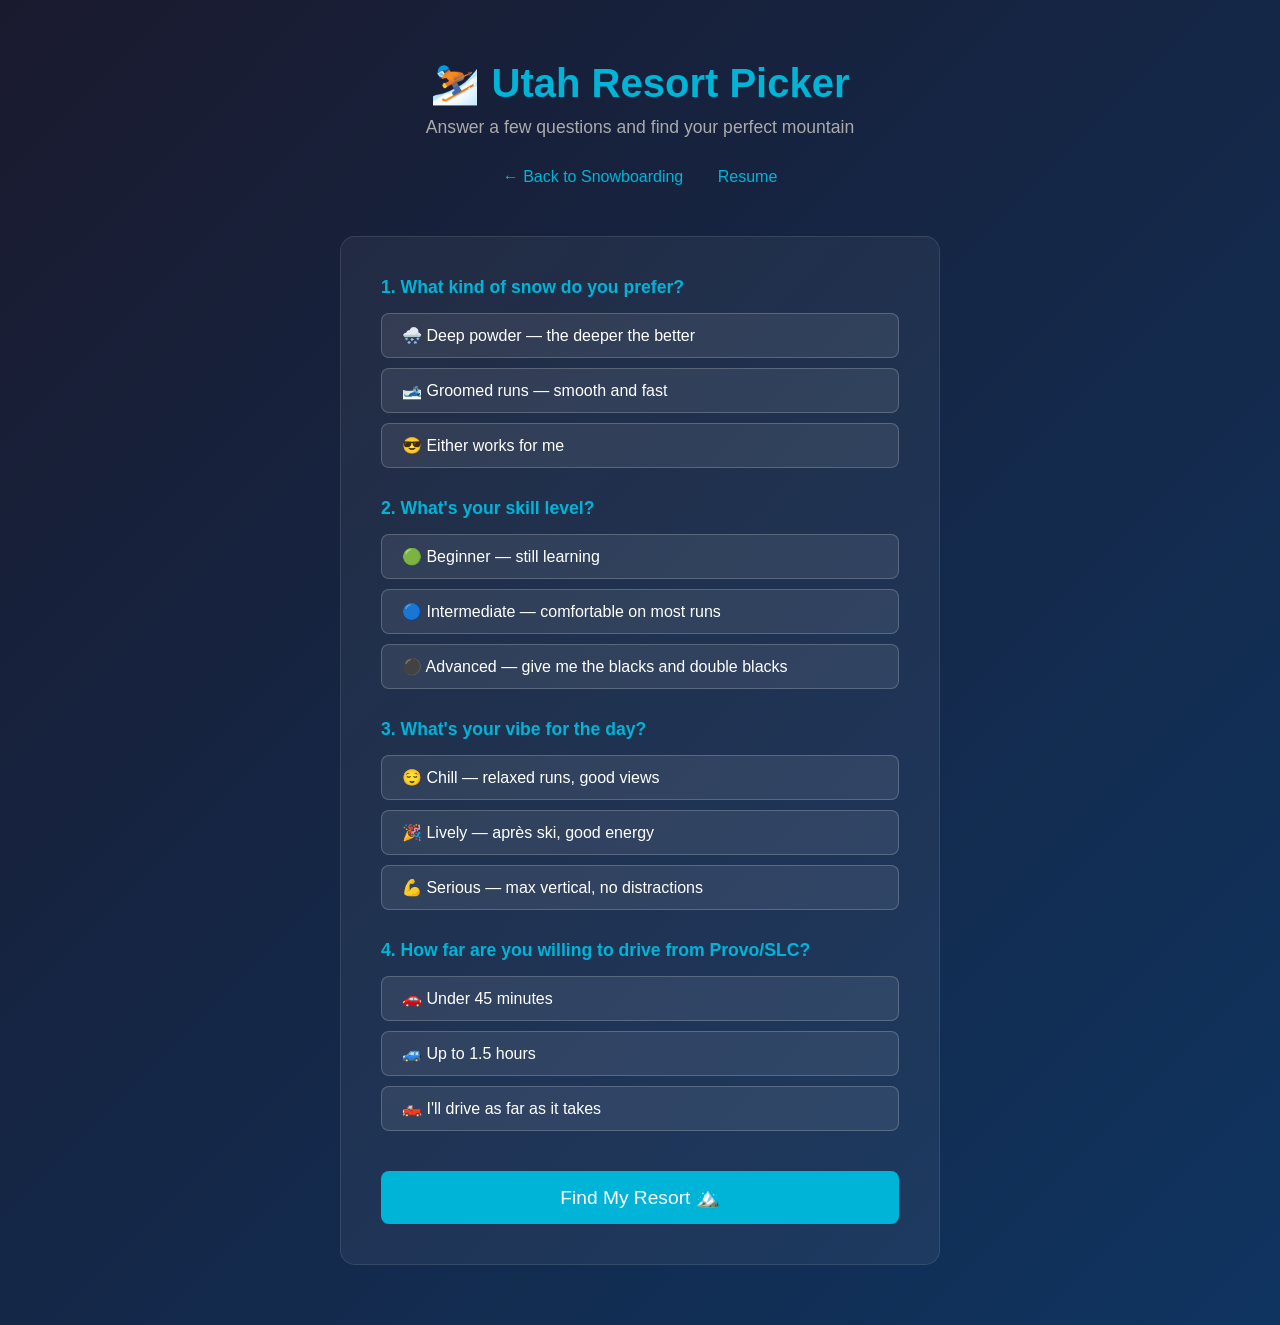
<file: scratch-page/snowapp.html>
<!DOCTYPE html>
<html lang="en">
<head>
    <meta charset="UTF-8">
    <meta name="viewport" content="width=device-width, initial-scale=1.0">
    <title>Utah Snow Resort Picker</title>
    <style>
        * { box-sizing: border-box; margin: 0; padding: 0; }
        
        body {
            font-family: 'Arial', sans-serif;
            background: linear-gradient(135deg, #1a1a2e, #0f3460);
            min-height: 100vh;
            color: white;
            padding: 20px;
        }

        header {
            text-align: center;
            padding: 40px 20px 20px;
        }

        header h1 {
            font-size: 2.5em;
            color: #00b4d8;
            margin-bottom: 10px;
        }

        header p {
            color: #aaaaaa;
            font-size: 1.1em;
        }

        .quiz-container {
            max-width: 600px;
            margin: 40px auto;
            background: rgba(255,255,255,0.05);
            border-radius: 15px;
            padding: 40px;
            border: 1px solid rgba(255,255,255,0.1);
        }

        .question {
            margin-bottom: 30px;
        }

        .question h3 {
            color: #00b4d8;
            margin-bottom: 15px;
            font-size: 1.1em;
        }

        .options {
            display: flex;
            flex-direction: column;
            gap: 10px;
        }

        .option-btn {
            background: rgba(255,255,255,0.08);
            border: 1px solid rgba(255,255,255,0.2);
            color: white;
            padding: 12px 20px;
            border-radius: 8px;
            cursor: pointer;
            text-align: left;
            font-size: 1em;
            transition: all 0.2s;
        }

        .option-btn:hover {
            background: rgba(0,180,216,0.3);
            border-color: #00b4d8;
        }

        .option-btn.selected {
            background: rgba(0,180,216,0.4);
            border-color: #00b4d8;
        }

        .submit-btn {
            width: 100%;
            padding: 15px;
            background: #00b4d8;
            color: white;
            border: none;
            border-radius: 8px;
            font-size: 1.2em;
            cursor: pointer;
            margin-top: 10px;
            transition: background 0.2s;
        }

        .submit-btn:hover { background: #0096b7; }

        .result {
            display: none;
            max-width: 600px;
            margin: 20px auto;
            background: rgba(255,255,255,0.05);
            border-radius: 15px;
            padding: 40px;
            border: 1px solid #00b4d8;
            text-align: center;
        }

        .result h2 {
            color: #00b4d8;
            font-size: 2em;
            margin-bottom: 10px;
        }

        .result .resort-tag {
            display: inline-block;
            background: #00b4d8;
            color: white;
            padding: 5px 15px;
            border-radius: 20px;
            font-size: 0.9em;
            margin: 5px;
        }

        .result p {
            color: #cccccc;
            line-height: 1.7;
            margin: 15px 0;
        }

        .result .stats {
            display: flex;
            justify-content: center;
            gap: 30px;
            margin: 20px 0;
        }

        .stat {
            text-align: center;
        }

        .stat .number {
            font-size: 2em;
            color: #00b4d8;
            font-weight: bold;
        }

        .stat .label {
            font-size: 0.8em;
            color: #aaaaaa;
        }

        .retry-btn {
            margin-top: 20px;
            padding: 12px 30px;
            background: transparent;
            color: #00b4d8;
            border: 1px solid #00b4d8;
            border-radius: 8px;
            font-size: 1em;
            cursor: pointer;
            transition: all 0.2s;
        }

        .retry-btn:hover {
            background: #00b4d8;
            color: white;
        }

        nav {
            text-align: center;
            padding: 10px;
        }

        nav a {
            color: #00b4d8;
            text-decoration: none;
            margin: 0 15px;
        }
    </style>
</head>
<body>

<header>
    <h1>⛷️ Utah Resort Picker</h1>
    <p>Answer a few questions and find your perfect mountain</p>
</header>

<nav>
    <a href="snowboarding.html">← Back to Snowboarding</a>
    <a href="../index.html">Resume</a>
</nav>

<div class="quiz-container" id="quiz">

    <div class="question">
        <h3>1. What kind of snow do you prefer?</h3>
        <div class="options">
            <button class="option-btn" onclick="select(this, 'snow', 'powder')">🌨️ Deep powder — the deeper the better</button>
            <button class="option-btn" onclick="select(this, 'snow', 'groomed')">🎿 Groomed runs — smooth and fast</button>
            <button class="option-btn" onclick="select(this, 'snow', 'both')">😎 Either works for me</button>
        </div>
    </div>

    <div class="question">
        <h3>2. What's your skill level?</h3>
        <div class="options">
            <button class="option-btn" onclick="select(this, 'skill', 'beginner')">🟢 Beginner — still learning</button>
            <button class="option-btn" onclick="select(this, 'skill', 'intermediate')">🔵 Intermediate — comfortable on most runs</button>
            <button class="option-btn" onclick="select(this, 'skill', 'advanced')">⚫ Advanced — give me the blacks and double blacks</button>
        </div>
    </div>

    <div class="question">
        <h3>3. What's your vibe for the day?</h3>
        <div class="options">
            <button class="option-btn" onclick="select(this, 'vibe', 'chill')">😌 Chill — relaxed runs, good views</button>
            <button class="option-btn" onclick="select(this, 'vibe', 'party')">🎉 Lively — après ski, good energy</button>
            <button class="option-btn" onclick="select(this, 'vibe', 'serious')">💪 Serious — max vertical, no distractions</button>
        </div>
    </div>

    <div class="question">
        <h3>4. How far are you willing to drive from Provo/SLC?</h3>
        <div class="options">
            <button class="option-btn" onclick="select(this, 'distance', 'close')">🚗 Under 45 minutes</button>
            <button class="option-btn" onclick="select(this, 'distance', 'medium')">🚙 Up to 1.5 hours</button>
            <button class="option-btn" onclick="select(this, 'distance', 'far')">🛻 I'll drive as far as it takes</button>
        </div>
    </div>

    <button class="submit-btn" onclick="getResult()">Find My Resort 🏔️</button>
</div>

<div class="result" id="result">
    <h2 id="resort-name"></h2>
    <div id="resort-tags"></div>
    <div class="stats" id="resort-stats"></div>
    <p id="resort-desc"></p>
    <p id="resort-tip"></p>
    <button class="retry-btn" onclick="retry()">Try Again</button>
</div>

<script>
    const answers = {};

    const resorts = {
        brighton: {
            name: "Brighton Resort",
            tags: ["Night Skiing", "Powder", "Beginner Friendly"],
            stats: [
                { number: "1,875", label: "Acres" },
                { number: "1,745ft", label: "Vertical Drop" },
                { number: "66", label: "Trails" }
            ],
            desc: "Brighton is beloved for its deep Utah powder and relaxed vibe. It's one of the few resorts that allows snowboarders on all terrain and has a great community feel.",
            tip: "💡 Pro tip: Hit the Millicent lift first thing for untouched powder stashes."
        },
        snowbird: {
            name: "Snowbird",
            tags: ["Expert Terrain", "Massive Vertical", "Deep Powder"],
            stats: [
                { number: "2,500", label: "Acres" },
                { number: "3,240ft", label: "Vertical Drop" },
                { number: "169", label: "Trails" }
            ],
            desc: "Snowbird is one of the most challenging and rewarding resorts in the country. With over 500 inches of snowfall annually and massive vertical, it's a paradise for advanced riders.",
            tip: "💡 Pro tip: The tram to Hidden Peak gives you access to some of the best untracked lines on the mountain."
        },
        parkcity: {
            name: "Park City Mountain",
            tags: ["Largest in US", "Après Ski", "All Levels"],
            stats: [
                { number: "7,300", label: "Acres" },
                { number: "3,226ft", label: "Vertical Drop" },
                { number: "330", label: "Trails" }
            ],
            desc: "Park City is the largest ski resort in the US with something for everyone. The town has amazing restaurants, nightlife, and a world-class après ski scene.",
            tip: "💡 Pro tip: Stay on the Park City side for groomers, head to Canyons side for powder stashes."
        },
        sundance: {
            name: "Sundance Mountain Resort",
            tags: ["Scenic", "Uncrowded", "Beginner Friendly"],
            stats: [
                { number: "450", label: "Acres" },
                { number: "2,150ft", label: "Vertical Drop" },
                { number: "42", label: "Trails" }
            ],
            desc: "Sundance is Robert Redford's hidden gem. It's never crowded, stunningly beautiful, and perfect for a relaxed day on the mountain without the chaos of bigger resorts.",
            tip: "💡 Pro tip: Go on a weekday for an almost empty mountain experience."
        },
        deervalley: {
            name: "Deer Valley Resort",
            tags: ["Groomed Runs", "Luxury", "Intermediate"],
            stats: [
                { number: "2,026", label: "Acres" },
                { number: "3,000ft", label: "Vertical Drop" },
                { number: "103", label: "Trails" }
            ],
            desc: "Deer Valley is famous for its impeccably groomed runs and luxury experience. The mountain is ski-only (no snowboards) but the grooming and service are unmatched.",
            tip: "💡 Pro tip: The grooming crews work overnight — first chair gets you perfect corduroy every time."
        }
    };

    function select(btn, category, value) {
        const parent = btn.closest('.question');
        parent.querySelectorAll('.option-btn').forEach(b => b.classList.remove('selected'));
        btn.classList.add('selected');
        answers[category] = value;
    }

    function getResult() {
        if (Object.keys(answers).length < 4) {
            alert('Please answer all 4 questions!');
            return;
        }

        let resort = pickResort();
        showResult(resort);
    }

    function pickResort() {
        const { snow, skill, vibe, distance } = answers;

        if (skill === 'advanced' && snow === 'powder') return resorts.snowbird;
        if (skill === 'advanced' && vibe === 'serious') return resorts.snowbird;
        if (vibe === 'party' || distance === 'far') return resorts.parkcity;
        if (snow === 'groomed' && vibe !== 'party') return resorts.deervalley;
        if (skill === 'beginner' && vibe === 'chill') return resorts.sundance;
        if (snow === 'powder' && skill === 'intermediate') return resorts.brighton;
        if (distance === 'close') return resorts.brighton;
        return resorts.parkcity;
    }

    function showResult(resort) {
        document.getElementById('quiz').style.display = 'none';
        const result = document.getElementById('result');
        result.style.display = 'block';

        document.getElementById('resort-name').textContent = resort.name;
        
        document.getElementById('resort-tags').innerHTML = 
            resort.tags.map(t => `<span class="resort-tag">${t}</span>`).join('');

        document.getElementById('resort-stats').innerHTML =
            resort.stats.map(s => `
                <div class="stat">
                    <div class="number">${s.number}</div>
                    <div class="label">${s.label}</div>
                </div>
            `).join('');

        document.getElementById('resort-desc').textContent = resort.desc;
        document.getElementById('resort-tip').textContent = resort.tip;
    }

    function retry() {
        Object.keys(answers).forEach(k => delete answers[k]);
        document.querySelectorAll('.option-btn').forEach(b => b.classList.remove('selected'));
        document.getElementById('quiz').style.display = 'block';
        document.getElementById('result').style.display = 'none';
    }
</script>

</body>
</html>
</file>
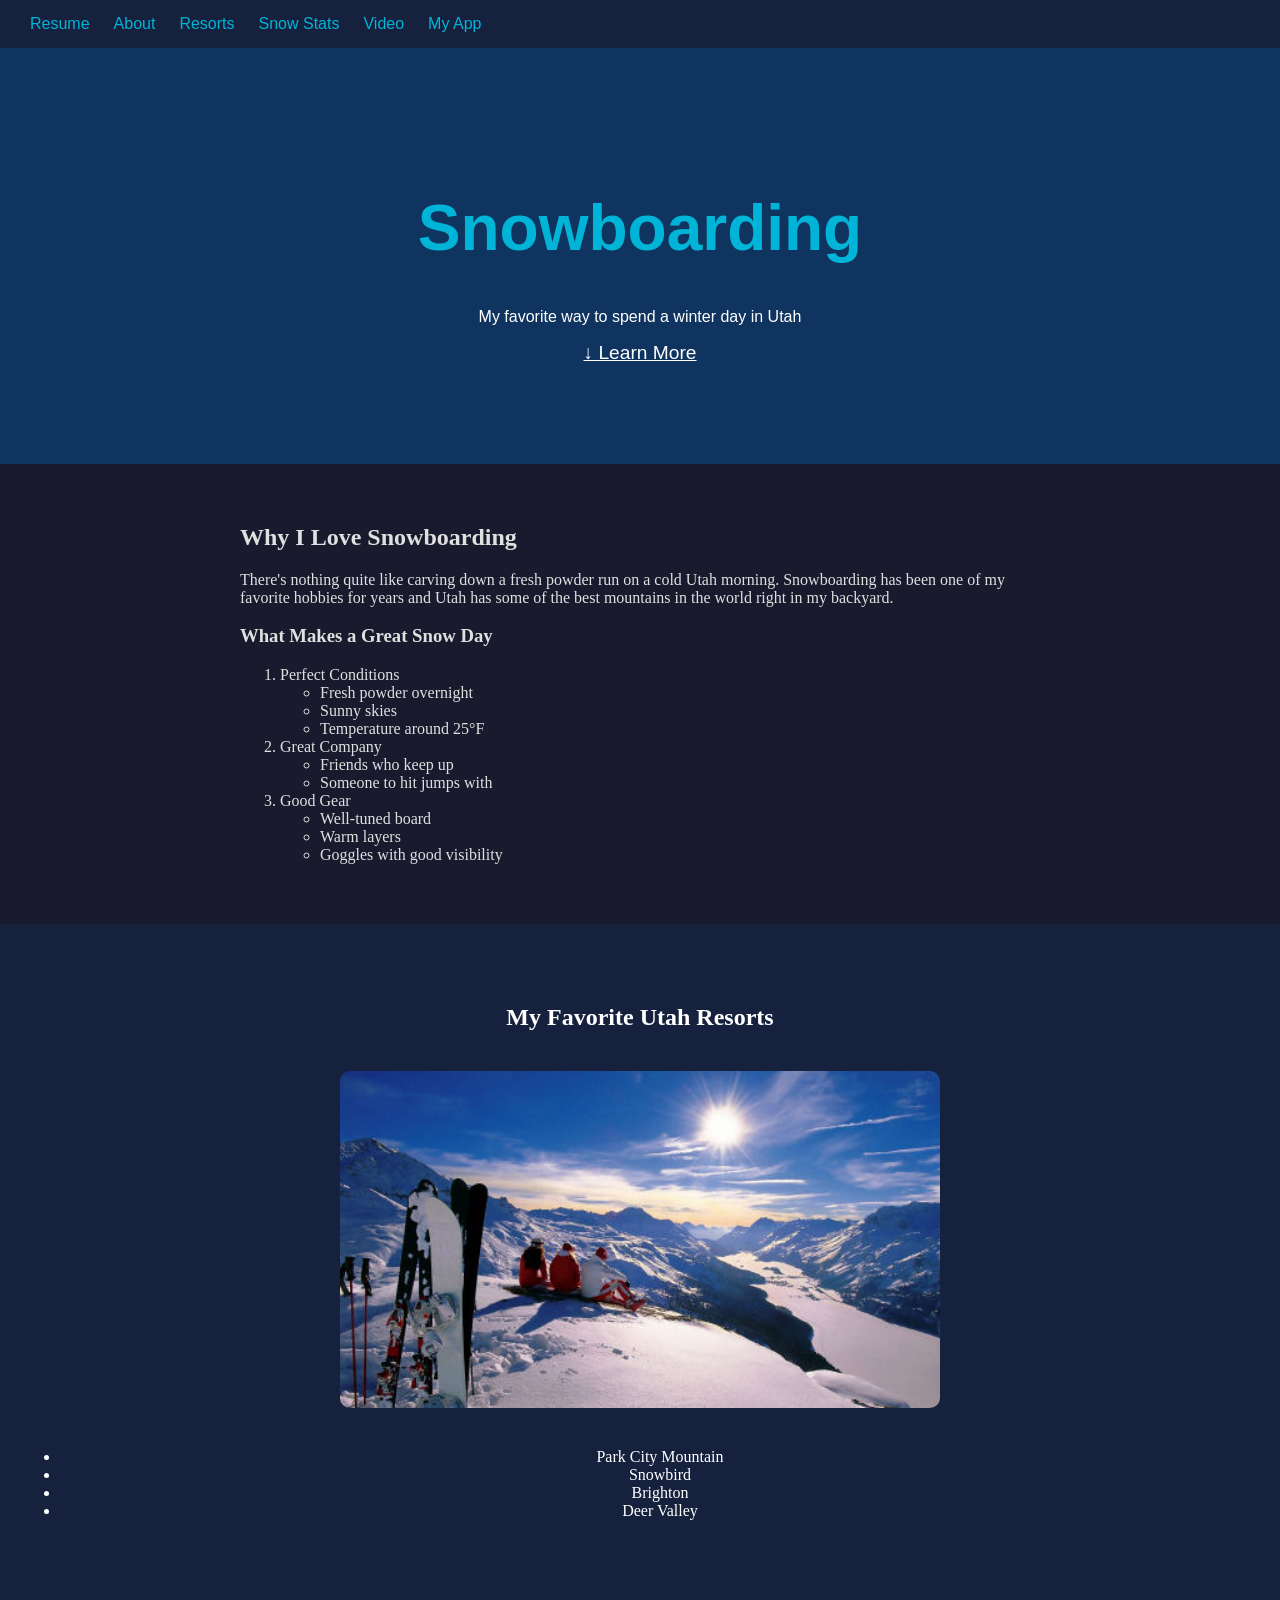
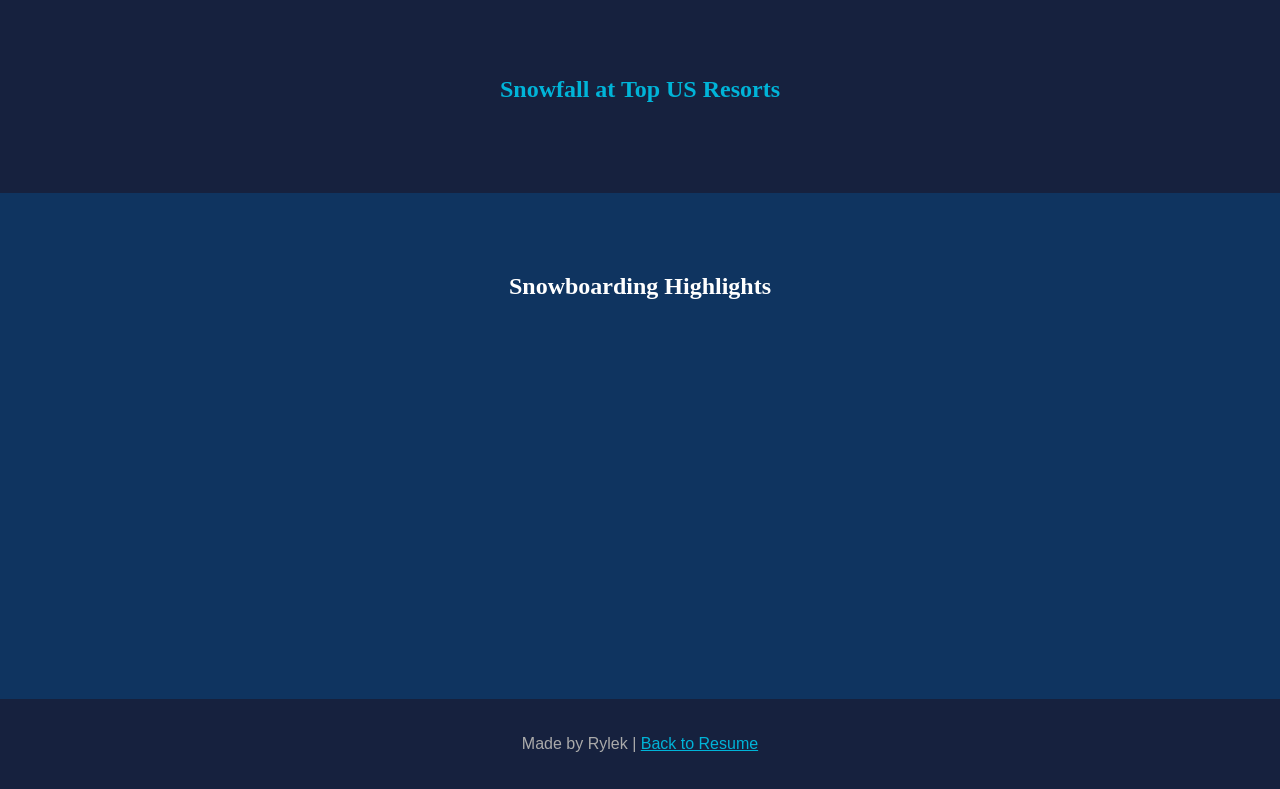
<file: scratch-page/snowboarding.html>
<!DOCTYPE html>
<html lang="en">
<head>
    <meta charset="UTF-8">
    <meta name="viewport" content="width=device-width, initial-scale=1.0">
    <title>Snowboarding</title>
    <link rel="stylesheet" href="snowboarding.css">
</head>
<body>

    <!-- NAVIGATION -->
    <div id="navbar">
        <a href="../index.html">Resume</a>
        <a href="#about">About</a>
        <a href="#resorts">Resorts</a>
        <a href="#tableau">Snow Stats</a>
        <a href="#video">Video</a>
        <a href="snowapp.html">My App</a>
    </div>

    <!-- HEADER SECTION -->
    <div id="head">
        <h1>Snowboarding</h1>
        <p>My favorite way to spend a winter day in Utah</p>
        <a href="#about">↓ Learn More</a>
    </div>

    <!-- ABOUT SECTION -->
    <div id="about">
        <h2>Why I Love Snowboarding</h2>
        <p>There's nothing quite like carving down a fresh powder run on a cold Utah morning. 
        Snowboarding has been one of my favorite hobbies for years and Utah has some of 
        the best mountains in the world right in my backyard.</p>

        <!-- NESTED LIST - required element -->
        <h3>What Makes a Great Snow Day</h3>
        <ol>
            <li>Perfect Conditions
                <ul>
                    <li>Fresh powder overnight</li>
                    <li>Sunny skies</li>
                    <li>Temperature around 25°F</li>
                </ul>
            </li>
            <li>Great Company
                <ul>
                    <li>Friends who keep up</li>
                    <li>Someone to hit jumps with</li>
                </ul>
            </li>
            <li>Good Gear
                <ul>
                    <li>Well-tuned board</li>
                    <li>Warm layers</li>
                    <li>Goggles with good visibility</li>
                </ul>
            </li>
        </ol>
    </div>

    <!-- RESORTS SECTION -->
    <div id="resorts">
        <h2>My Favorite Utah Resorts</h2>
        <img src="images/snowboarding.park.city.jpg" alt="Snowboarding in Utah">
        <ul>
            <li>Park City Mountain</li>
            <li>Snowbird</li>
            <li>Brighton</li>
            <li>Deer Valley</li>
        </ul>
    </div>
    <!--TABLEAU SECTION-->
    <div id="tableau">
        <h2>Snowfall at Top US Resorts</h2>
        
        <div class='tableauPlaceholder' id='viz1781286607824' style='position: relative'>
            <noscript><a href='#'>
                <img alt='Quest for POWI want to go on a trip to one of these 5 resorts next season. Which one has the best chance of me finding some epic powder? ' src='https:&#47;&#47;public.tableau.com&#47;static&#47;images&#47;To&#47;TotalSnowfallof5TopUSSnowboardingResorts&#47;Sheet1&#47;1_rss.png' style='border: none' />
            </a></noscript>
            <object class='tableauViz'  style='display:none;'>
                <param name='host_url' value='https%3A%2F%2Fpublic.tableau.com%2F' /> 
                <param name='embed_code_version' value='3' /> <param name='site_root' value='' />
                <param name='name' value='TotalSnowfallof5TopUSSnowboardingResorts&#47;Sheet1' />
                <param name='tabs' value='no' /><param name='toolbar' value='yes' />
                <param name='static_image' value='https:&#47;&#47;public.tableau.com&#47;static&#47;images&#47;To&#47;TotalSnowfallof5TopUSSnowboardingResorts&#47;Sheet1&#47;1.png' /> 
                <param name='animate_transition' value='yes' /><param name='display_static_image' value='yes' />
                <param name='display_spinner' value='yes' /><param name='display_overlay' value='yes' />
                <param name='display_count' value='yes' /><param name='language' value='en-US' /></object>
        </div>
            <script type='text/javascript'>
                var divElement = document.getElementById('viz1781286607824');
                var vizElement = divElement.getElementsByTagName('object')[0];
                vizElement.style.width='100%';vizElement.style.height=(divElement.offsetWidth*0.60)+'px';
                var scriptElement = document.createElement('script');
                scriptElement.src = 'https://public.tableau.com/javascripts/api/viz_v1.js';
                vizElement.parentNode.insertBefore(scriptElement, vizElement);
            </script>
    </div>
    <!-- VIDEO SECTION -->
    <div id="video">
        <h2>Snowboarding Highlights</h2>
        <iframe width="560" height="315" 
            src="https://www.youtube.com/embed/p08ErTYMOh0?si=UUeB-xfrxSn7zPtk" 
            title="Snowboarding video"
            frameborder="0" 
            allow="accelerometer; autoplay; clipboard-write; encrypted-media; gyroscope; picture-in-picture" 
            allowfullscreen>
        </iframe>
    </div>

    <!-- FOOTER -->
    <div id="footer">
        <p>Made by Rylek | <a href="../index.html">Back to Resume</a></p>
    </div>

</body>
</html>
</file>
<file: scratch-page/snowboarding.css>
/* Font and background */
body {
    font-family: 'Georgia', serif;
    background-color: #1a1a2e;
    color: #ffffff;
    margin: 0;
    padding: 0;
}

/* Navbar */
#navbar {
    background-color: #16213e;
    padding: 15px 30px;
    position: sticky;
    top: 0;
}

#navbar a {
    color: #00b4d8;
    text-decoration: none;
    margin-right: 20px;
    font-family: 'Arial', sans-serif;
}

#navbar a:hover {
    color: #ffffff;
}

/* Header */
#head {
    background-color: #0f3460;
    text-align: center;
    padding: 100px 20px;
    font-family: 'Arial', sans-serif;
}

#head h1 {
    font-size: 4em;
    color: #00b4d8;
}

#head a {
    color: #ffffff;
    font-size: 1.2em;
}

/* About */
#about {
    max-width: 800px;
    margin: 60px auto;
    padding: 0 20px;
    font-family: 'Georgia', serif;
    color: #e0e0e0;
}

/* Resorts */
#resorts {
    background-color: #16213e;
    padding: 60px 20px;
    text-align: center;
}

#resorts img {
    width: 100%;
    max-width: 600px;
    border-radius: 10px;
    margin: 20px 0;
}

/* Video */
#video {
    text-align: center;
    padding: 60px 20px;
    background-color: #0f3460;
}

/* Footer */
#footer {
    background-color: #16213e;
    text-align: center;
    padding: 20px;
    color: #aaaaaa;
    font-family: 'Arial', sans-serif;
}

#footer a {
    color: #00b4d8;
}

#tableau {
    padding: 60px 20px;
    background-color: #16213e;
    text-align: center;
}

#tableau h2 {
    color: #00b4d8;
    margin-bottom: 30px;
}
</file>
